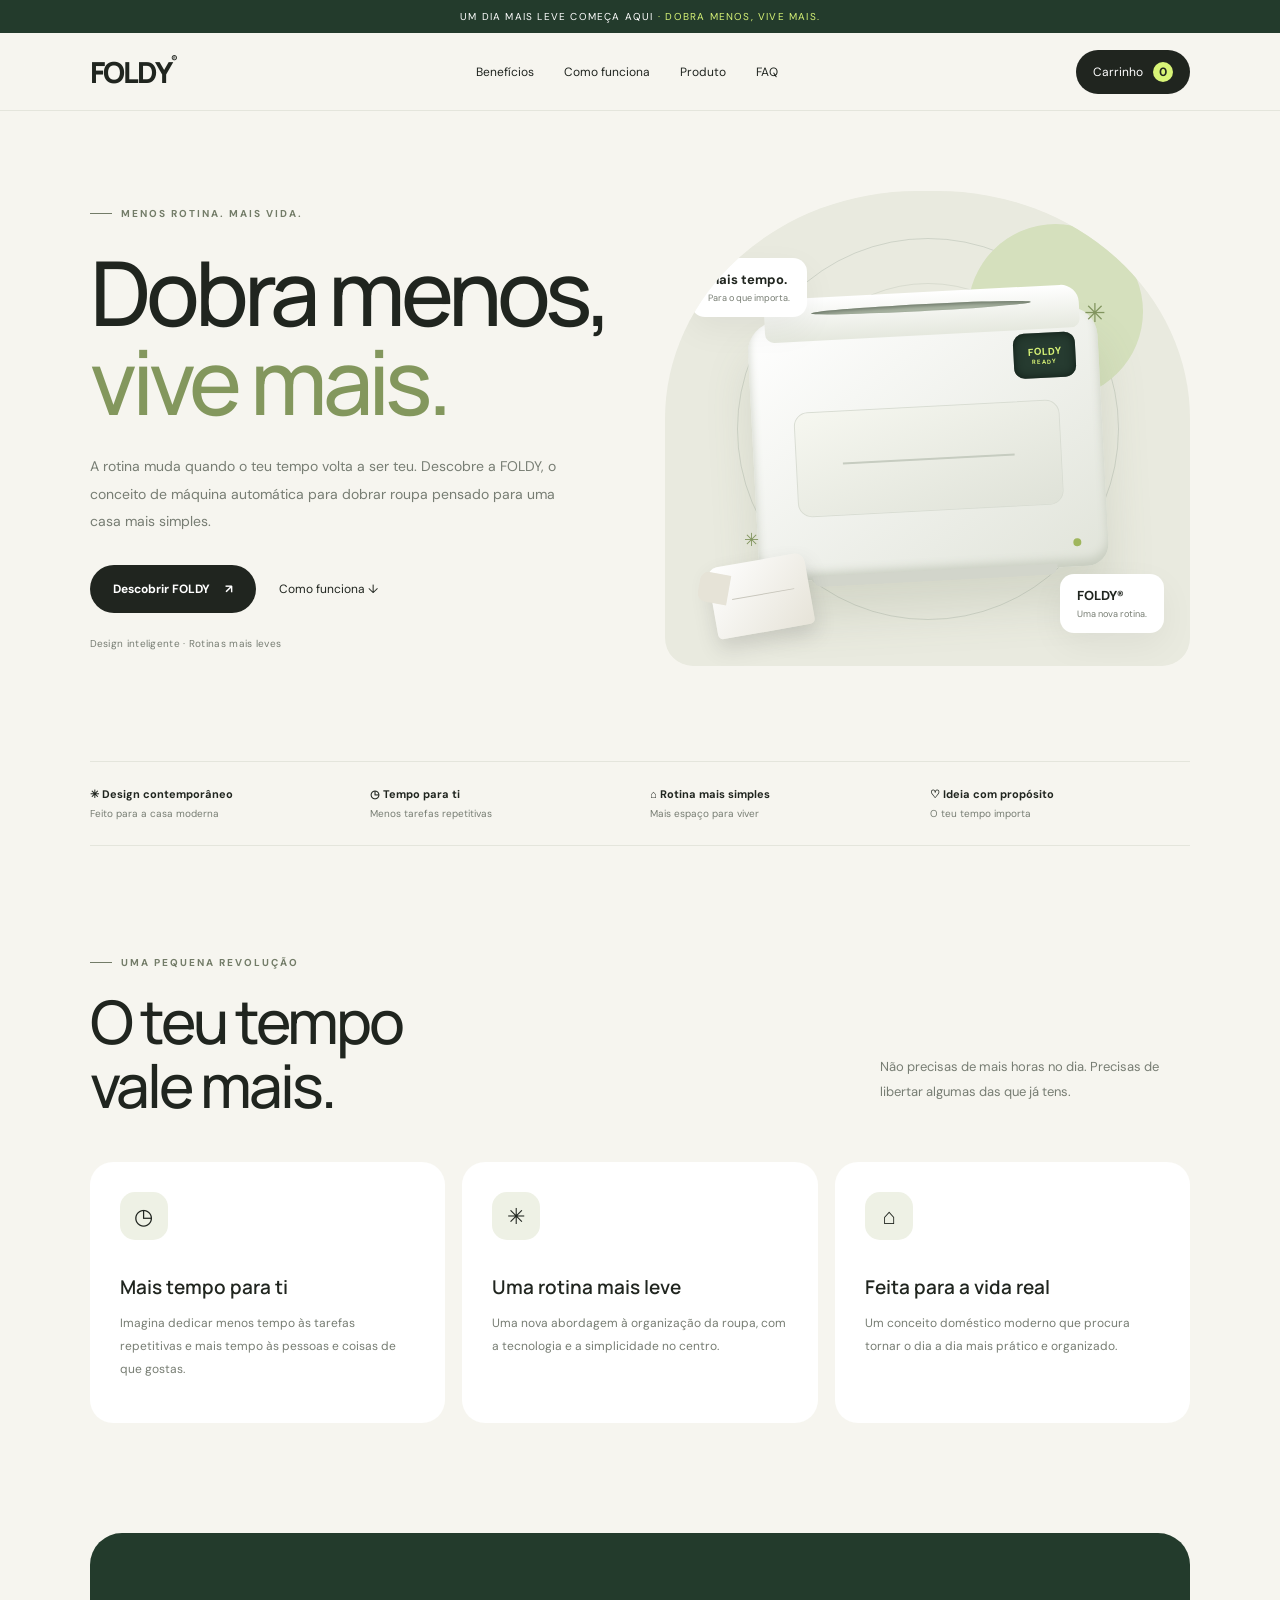
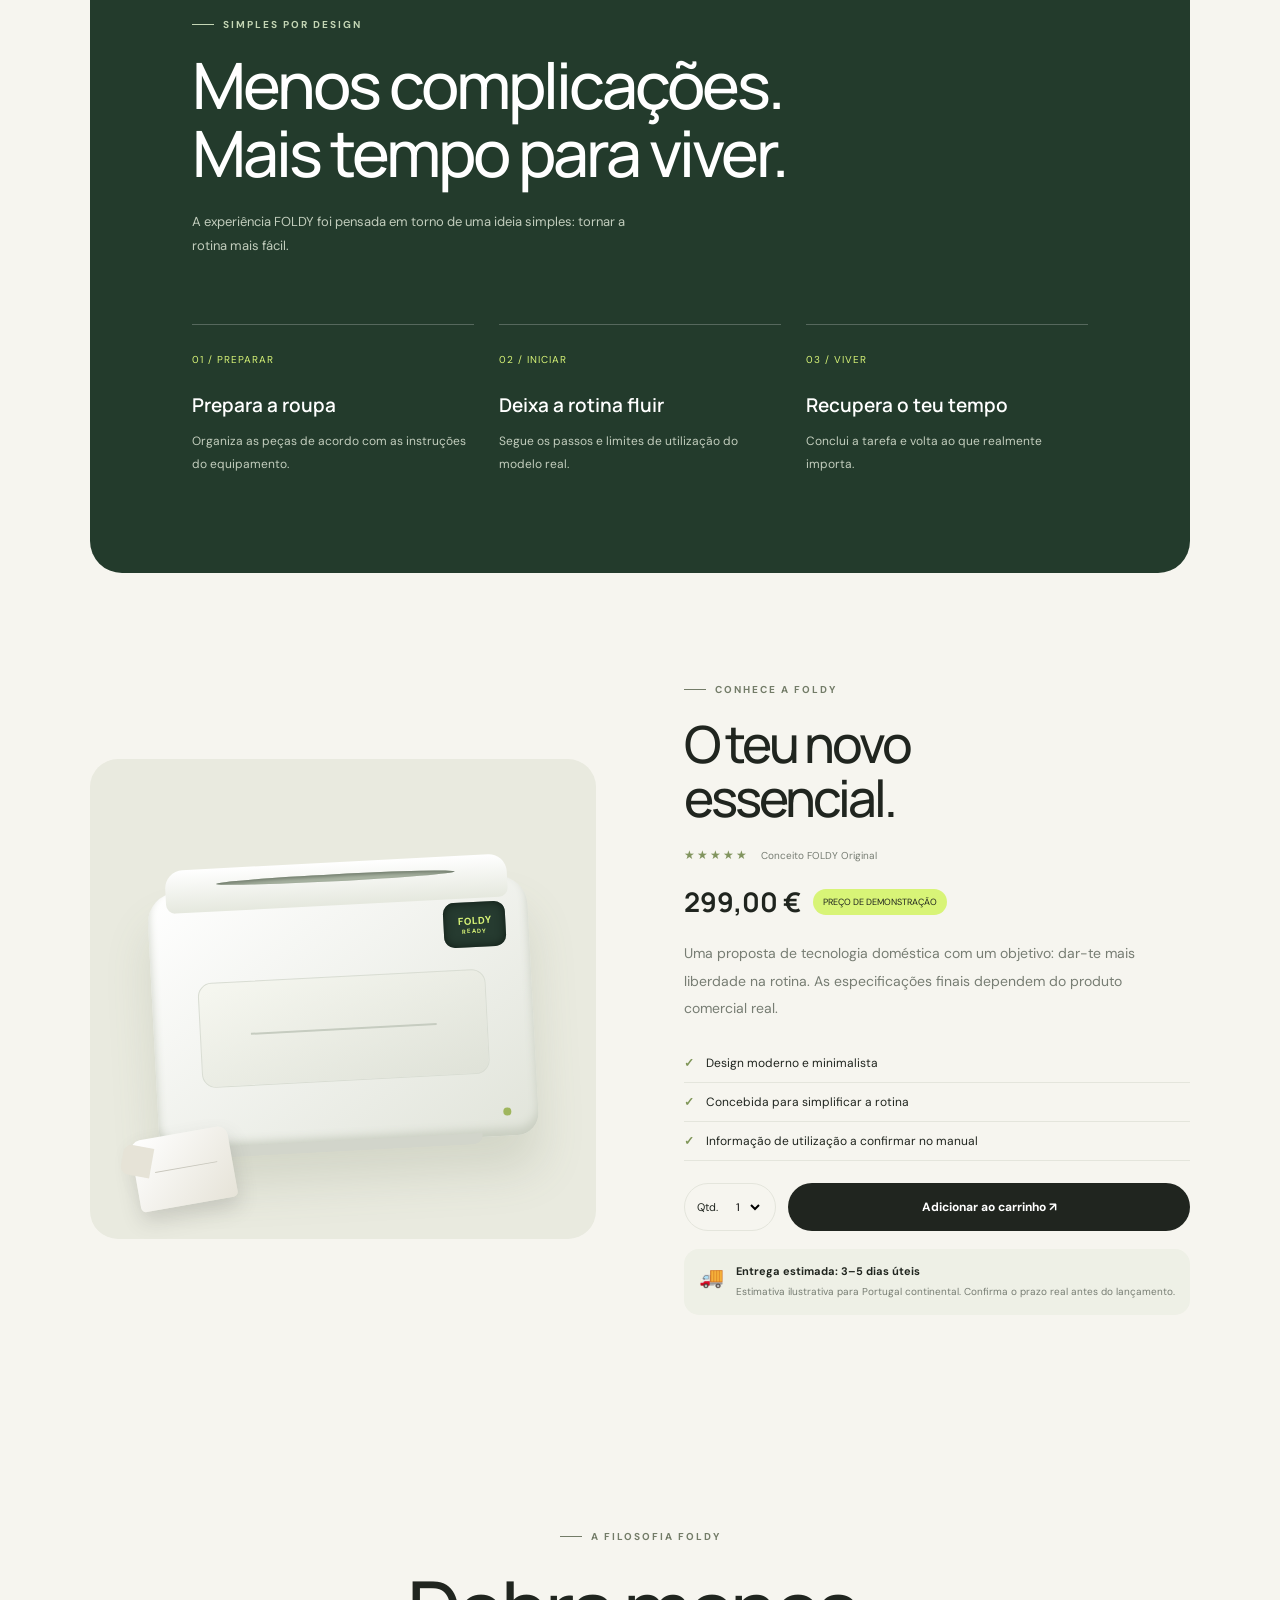
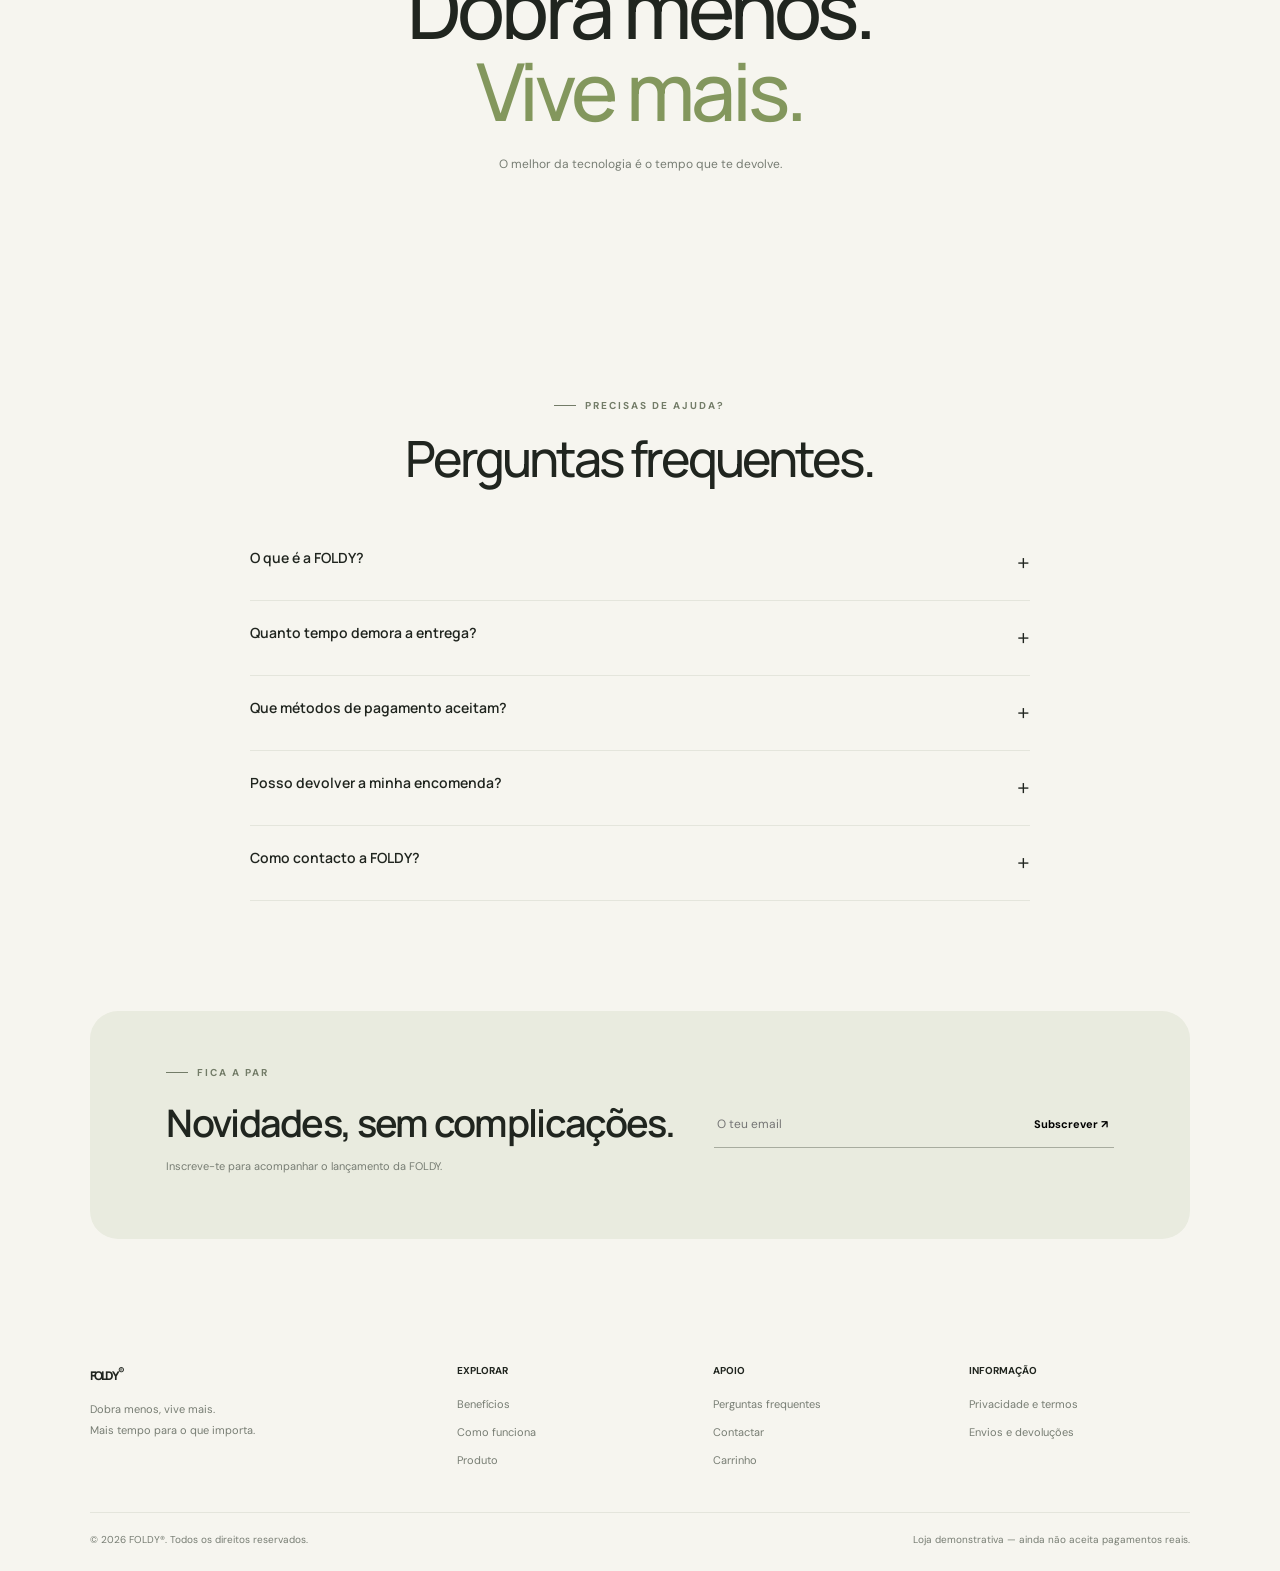
<file: index.html>
<!doctype html>
<html lang="pt-PT">
<head>
<meta charset="utf-8"><meta name="viewport" content="width=device-width,initial-scale=1">
<meta name="theme-color" content="#f6f5ef">
<meta name="description" content="FOLDY — Dobra menos, vive mais. Conhece a nova forma de simplificar a rotina.">
<title>FOLDY® — Dobra menos, vive mais.</title><link rel="stylesheet" href="style.css">
</head><body>
<div class="announcement">UM DIA MAIS LEVE COMEÇA AQUI <span>· DOBRA MENOS, VIVE MAIS.</span></div>
<header class="header"><a class="logo" href="index.html">FOLDY<span>®</span></a><button class="menu-button" aria-label="Abrir menu" onclick="document.querySelector('.nav').classList.toggle('nav-open')">☰</button><nav class="nav"><a href="#beneficios">Benefícios</a><a href="#como-funciona">Como funciona</a><a href="#produto">Produto</a><a href="#faq">FAQ</a></nav><a class="cart-link" href="cart.html">Carrinho <span class="cart-count">0</span></a></header>
<main>
<section class="hero wrap">
 <div class="hero-copy reveal"><div class="eyebrow"><i></i> MENOS ROTINA. MAIS VIDA.</div><h1>Dobra menos,<br><em>vive mais.</em></h1><p>A rotina muda quando o teu tempo volta a ser teu. Descobre a FOLDY, o conceito de máquina automática para dobrar roupa pensado para uma casa mais simples.</p><div class="hero-buttons"><a class="button dark" href="#produto">Descobrir FOLDY <span>↗</span></a><a class="text-link" href="#como-funciona">Como funciona ↓</a></div><div class="microcopy">Design inteligente · Rotinas mais leves</div></div>
 <div class="hero-art reveal" aria-label="Ilustração decorativa do conceito FOLDY"><div class="orb"></div><div class="floating-note note-one"><b>Mais tempo.</b><small>Para o que importa.</small></div><div class="device"><div class="device-lid"><div class="slot"></div></div><div class="screen">FOLDY<small>READY</small></div><div class="device-panel"><span></span></div><div class="device-light"></div><div class="device-foot"></div></div><div class="shirt"></div><div class="floating-note note-two"><b>FOLDY®</b><small>Uma nova rotina.</small></div><span class="spark spark-a">✳</span><span class="spark spark-b">✳</span></div>
</section>
<div class="trust wrap"><div><b>✳ Design contemporâneo</b><small>Feito para a casa moderna</small></div><div><b>◷ Tempo para ti</b><small>Menos tarefas repetitivas</small></div><div><b>⌂ Rotina mais simples</b><small>Mais espaço para viver</small></div><div><b>♡ Ideia com propósito</b><small>O teu tempo importa</small></div></div>
<section class="section wrap" id="beneficios"><div class="section-heading reveal"><div><div class="eyebrow"><i></i> UMA PEQUENA REVOLUÇÃO</div><h2>O teu tempo<br>vale mais.</h2></div><p>Não precisas de mais horas no dia. Precisas de libertar algumas das que já tens.</p></div><div class="cards three"><article class="feature reveal"><div class="feature-icon">◷</div><h3>Mais tempo para ti</h3><p>Imagina dedicar menos tempo às tarefas repetitivas e mais tempo às pessoas e coisas de que gostas.</p></article><article class="feature reveal"><div class="feature-icon">✳</div><h3>Uma rotina mais leve</h3><p>Uma nova abordagem à organização da roupa, com a tecnologia e a simplicidade no centro.</p></article><article class="feature reveal"><div class="feature-icon">⌂</div><h3>Feita para a vida real</h3><p>Um conceito doméstico moderno que procura tornar o dia a dia mais prático e organizado.</p></article></div></section>
<section class="dark-panel wrap reveal" id="como-funciona"><div class="eyebrow"><i></i> SIMPLES POR DESIGN</div><h2>Menos complicações.<br>Mais tempo para viver.</h2><p class="dark-intro">A experiência FOLDY foi pensada em torno de uma ideia simples: tornar a rotina mais fácil.</p><div class="steps"><article><small>01 / PREPARAR</small><h3>Prepara a roupa</h3><p>Organiza as peças de acordo com as instruções do equipamento.</p></article><article><small>02 / INICIAR</small><h3>Deixa a rotina fluir</h3><p>Segue os passos e limites de utilização do modelo real.</p></article><article><small>03 / VIVER</small><h3>Recupera o teu tempo</h3><p>Conclui a tarefa e volta ao que realmente importa.</p></article></div></section>
<section class="section product wrap" id="produto"><div class="product-art reveal"><div class="device"><div class="device-lid"><div class="slot"></div></div><div class="screen">FOLDY<small>READY</small></div><div class="device-panel"><span></span></div><div class="device-light"></div><div class="device-foot"></div></div><div class="shirt"></div></div><div class="product-copy reveal"><div class="eyebrow"><i></i> CONHECE A FOLDY</div><h2>O teu novo<br>essencial.</h2><div class="rating">★★★★★ <span>Conceito FOLDY Original</span></div><div class="price-row"><strong>299,00 €</strong><span class="pill">PREÇO DE DEMONSTRAÇÃO</span></div><p>Uma proposta de tecnologia doméstica com um objetivo: dar-te mais liberdade na rotina. As especificações finais dependem do produto comercial real.</p><ul class="ticks"><li>Design moderno e minimalista</li><li>Concebida para simplificar a rotina</li><li>Informação de utilização a confirmar no manual</li></ul><div class="buy-row"><label class="quantity">Qtd. <select id="product-qty"><option>1</option><option>2</option><option>3</option><option>4</option></select></label><button class="button dark" id="add-cart">Adicionar ao carrinho ↗</button></div><div class="delivery-box"><span>🚚</span><div><b>Entrega estimada: 3–5 dias úteis</b><small>Estimativa ilustrativa para Portugal continental. Confirma o prazo real antes do lançamento.</small></div></div></div></section>
<section class="manifesto reveal"><div class="eyebrow"><i></i> A FILOSOFIA FOLDY</div><h2>Dobra menos.<br><em>Vive mais.</em></h2><p>O melhor da tecnologia é o tempo que te devolve.</p></section>
<section class="section wrap" id="faq"><div class="center-heading reveal"><div class="eyebrow"><i></i> PRECISAS DE AJUDA?</div><h2>Perguntas frequentes.</h2></div><div class="faq reveal"><details><summary>O que é a FOLDY?</summary><p>É o conceito de uma máquina automática para dobrar roupa. As funções, os tipos de roupa compatíveis e as especificações têm de ser confirmados para o modelo comercial final.</p></details><details><summary>Quanto tempo demora a entrega?</summary><p>O site usa uma estimativa de demonstração de 3–5 dias úteis para Portugal continental. O prazo real depende do stock, do destino, do transportador e da operação logística.</p></details><details><summary>Que métodos de pagamento aceitam?</summary><p>O checkout de demonstração permite selecionar MB WAY ou cartão. Para cobrar pagamentos reais, é necessário configurar um prestador de pagamentos e validar a conta da loja.</p></details><details><summary>Posso devolver a minha encomenda?</summary><p>Antes de vender, publica uma política de devoluções, condições de garantia e informações legais adequadas à tua empresa e à legislação aplicável.</p></details><details><summary>Como contacto a FOLDY?</summary><p>Substitui o contacto de demonstração pelo email oficial da marca antes de publicar a loja.</p></details></div></section>
<section class="newsletter wrap reveal"><div><div class="eyebrow"><i></i> FICA A PAR</div><h2>Novidades, sem complicações.</h2><p>Inscreve-te para acompanhar o lançamento da FOLDY.</p></div><form id="newsletter"><input type="email" placeholder="O teu email" required aria-label="O teu email"><button type="submit">Subscrever ↗</button></form></section>
</main>
<footer class="footer"><div class="footer-main"><div><a class="logo" href="index.html">FOLDY<span>®</span></a><p>Dobra menos, vive mais.<br>Mais tempo para o que importa.</p></div><div><b>EXPLORAR</b><a href="#beneficios">Benefícios</a><a href="#como-funciona">Como funciona</a><a href="#produto">Produto</a></div><div><b>APOIO</b><a href="#faq">Perguntas frequentes</a><a href="mailto:ola@foldy.pt">Contactar</a><a href="cart.html">Carrinho</a></div><div><b>INFORMAÇÃO</b><a href="legal.html">Privacidade e termos</a><a href="legal.html">Envios e devoluções</a></div></div><div class="footer-bottom"><span>© <span id="year"></span> FOLDY®. Todos os direitos reservados.</span><span>Loja demonstrativa — ainda não aceita pagamentos reais.</span></div></footer>
<div class="toast" role="status" aria-live="polite"></div><script src="app.js"></script>
</body></html>
</file>
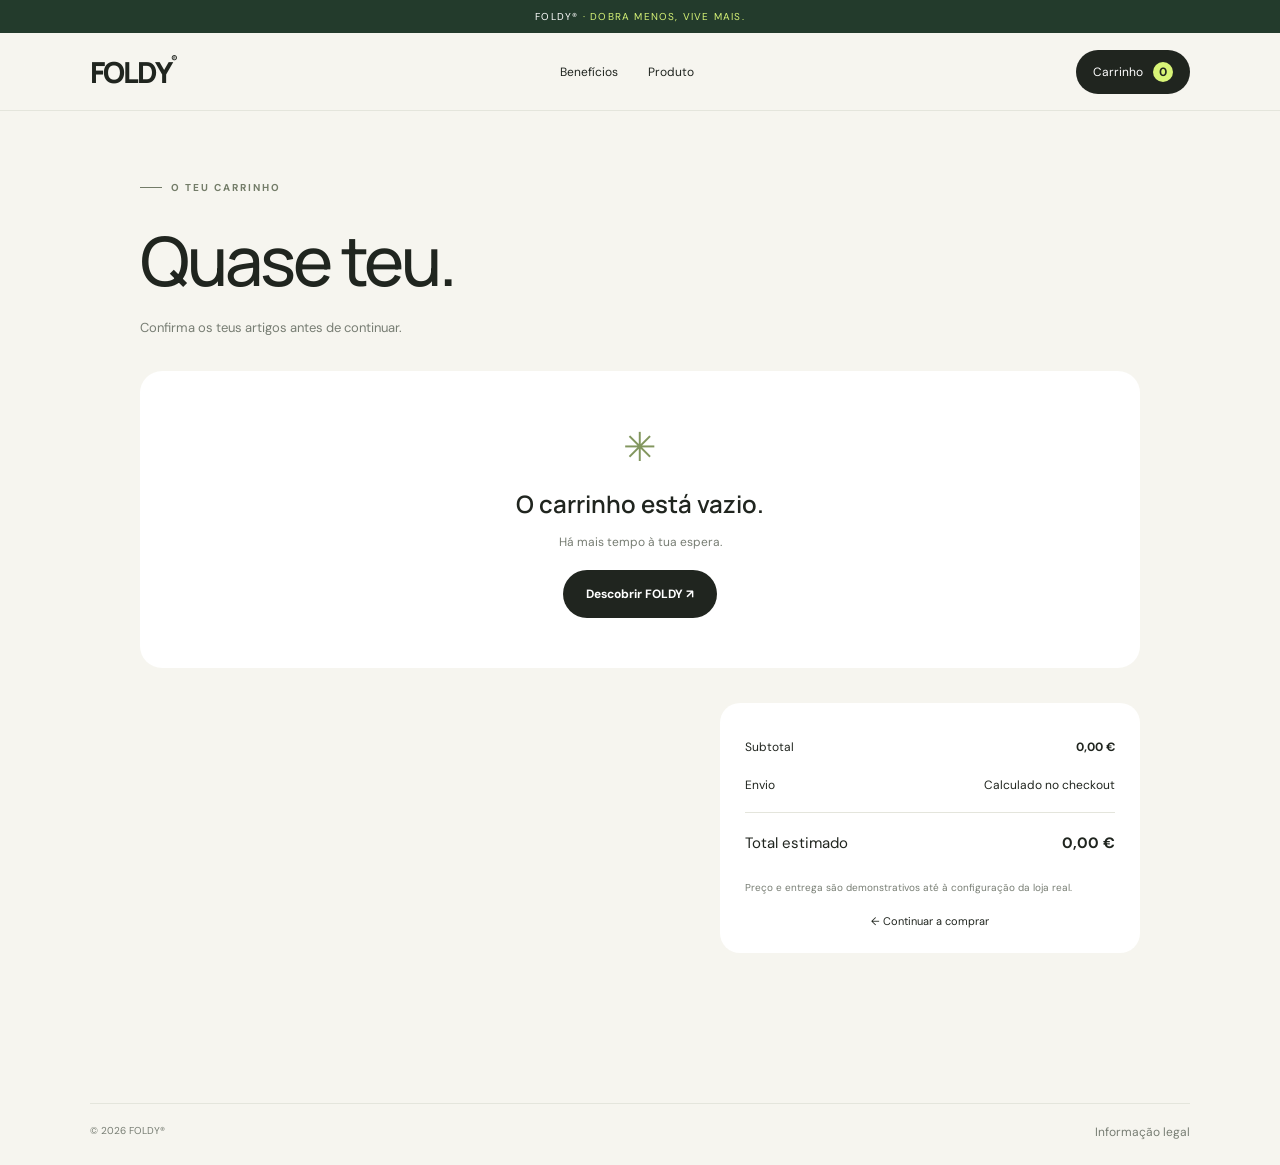
<file: cart.html>
<!doctype html><html lang="pt-PT"><head><meta charset="utf-8"><meta name="viewport" content="width=device-width,initial-scale=1"><title>Carrinho | FOLDY</title><link rel="stylesheet" href="style.css"></head><body><div class="announcement">FOLDY® <span>· DOBRA MENOS, VIVE MAIS.</span></div><header class="header"><a class="logo" href="index.html">FOLDY<span>®</span></a><nav class="nav nav-open"><a href="index.html#beneficios">Benefícios</a><a href="index.html#produto">Produto</a></nav><a class="cart-link" href="cart.html">Carrinho <span class="cart-count">0</span></a></header><main class="checkout-wrap"><div class="eyebrow"><i></i> O TEU CARRINHO</div><h1 class="page-title">Quase teu.</h1><p class="page-subtitle">Confirma os teus artigos antes de continuar.</p><div id="cart-page-items" class="cart-page-items"></div><div class="cart-summary"><div class="summary-line"><span>Subtotal</span><b id="cart-subtotal">0,00 €</b></div><div class="summary-line"><span>Envio</span><span>Calculado no checkout</span></div><div class="summary-line total"><span>Total estimado</span><b id="cart-total">0,00 €</b></div><p class="fine-print">Preço e entrega são demonstrativos até à configuração da loja real.</p><a class="button dark full" href="checkout.html" id="continue-checkout">Continuar para checkout →</a><a class="back-link" href="index.html#produto">← Continuar a comprar</a></div></main><footer class="footer"><div class="footer-bottom"><span>© <span id="year"></span> FOLDY®</span><a href="legal.html">Informação legal</a></div></footer><div class="toast" role="status"></div><script src="app.js"></script></body></html>
</file>
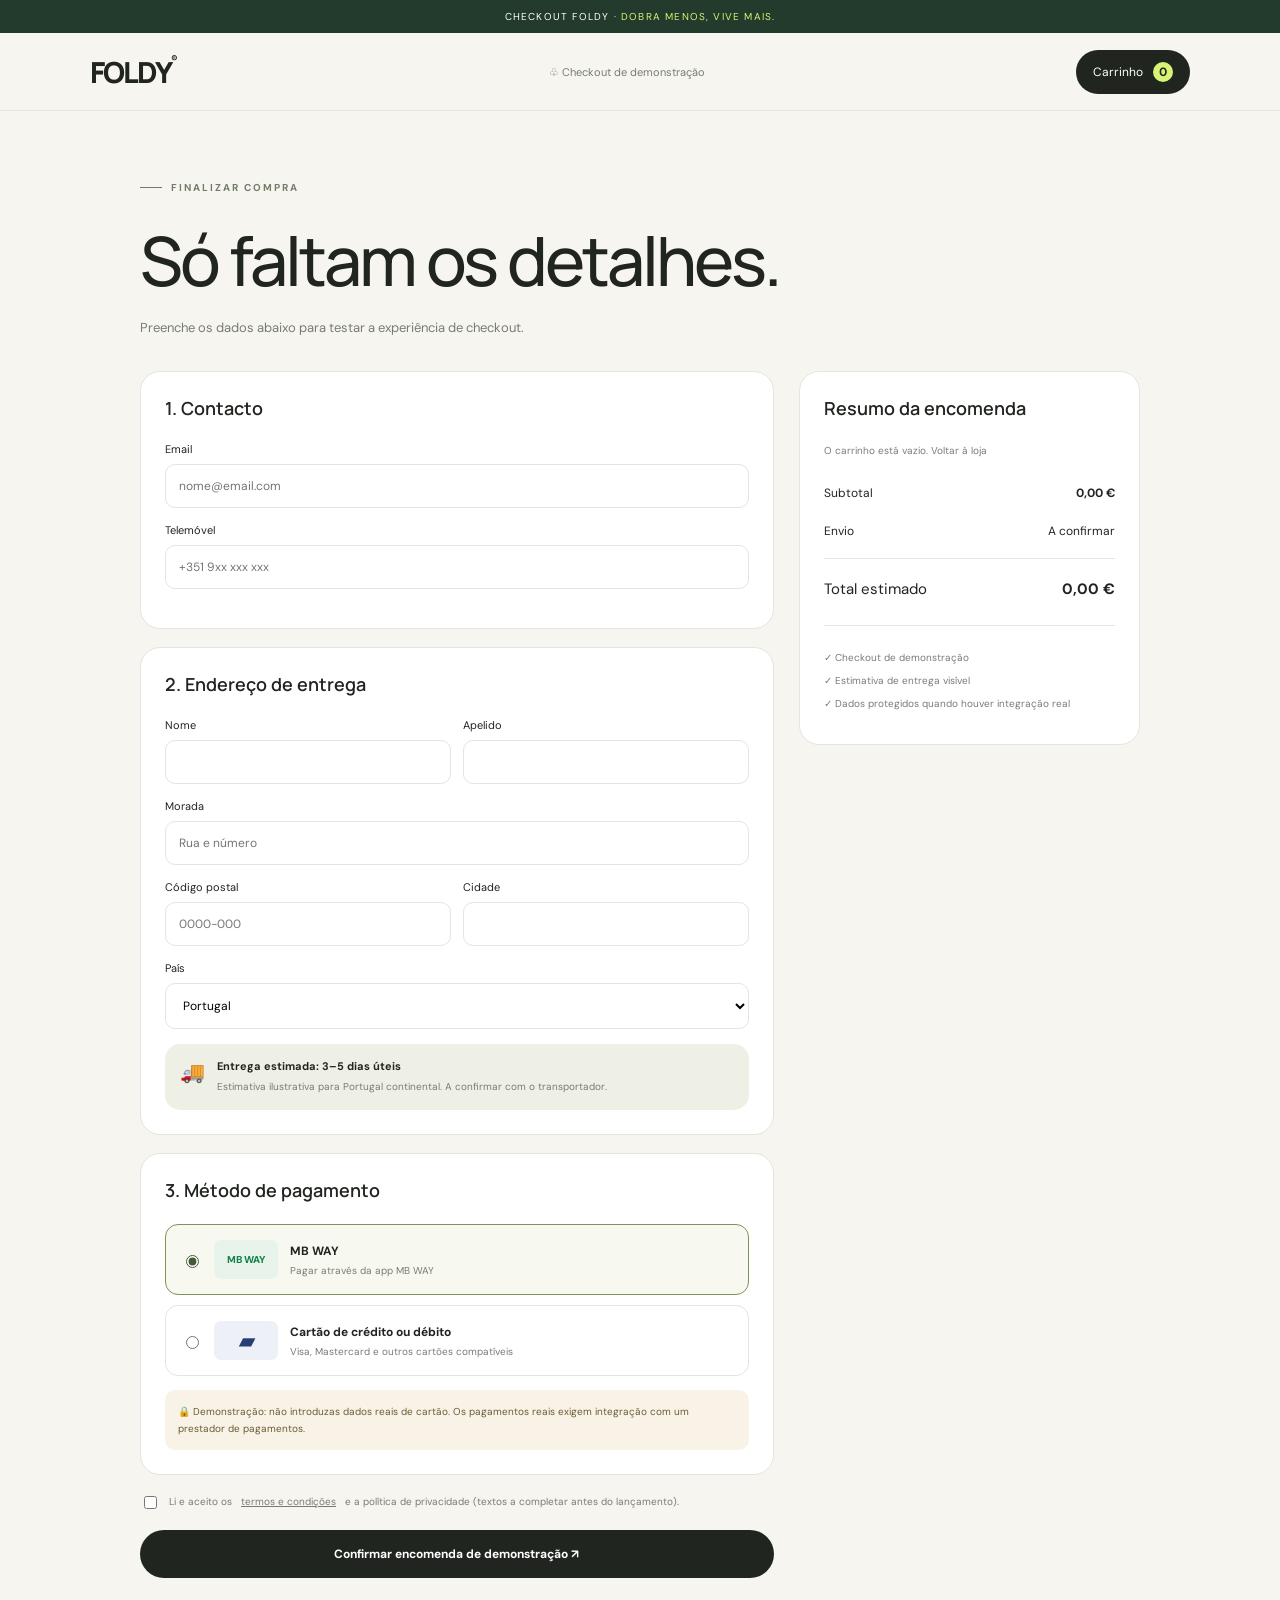
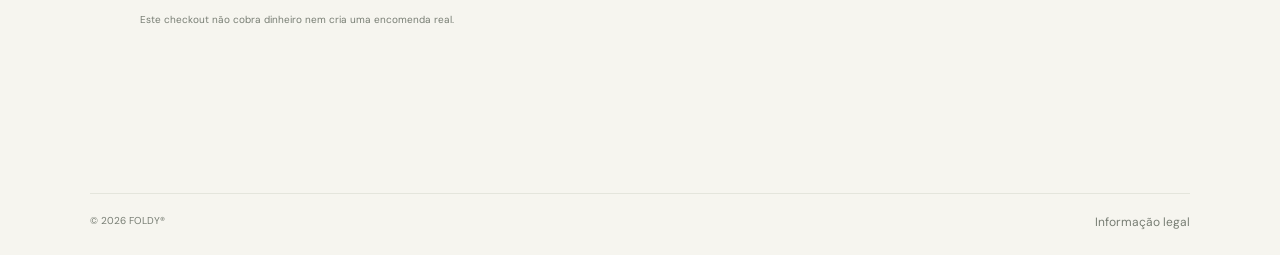
<file: checkout.html>
<!doctype html><html lang="pt-PT"><head><meta charset="utf-8"><meta name="viewport" content="width=device-width,initial-scale=1"><title>Checkout seguro | FOLDY</title><link rel="stylesheet" href="style.css"></head><body><div class="announcement">CHECKOUT FOLDY <span>· DOBRA MENOS, VIVE MAIS.</span></div><header class="header"><a class="logo" href="index.html">FOLDY<span>®</span></a><span class="secure-note">♧ Checkout de demonstração</span><a class="cart-link" href="cart.html">Carrinho <span class="cart-count">0</span></a></header><main class="checkout-wrap"><div class="eyebrow"><i></i> FINALIZAR COMPRA</div><h1 class="page-title">Só faltam os detalhes.</h1><p class="page-subtitle">Preenche os dados abaixo para testar a experiência de checkout.</p><div class="checkout-layout"><form id="checkout-form" class="checkout-form"><section class="form-card"><h2>1. Contacto</h2><label>Email<input type="email" name="email" placeholder="nome@email.com" required></label><label>Telemóvel<input type="tel" name="phone" placeholder="+351 9xx xxx xxx" required></label></section><section class="form-card"><h2>2. Endereço de entrega</h2><div class="form-grid"><label>Nome<input name="name" autocomplete="name" required></label><label>Apelido<input name="surname" autocomplete="family-name" required></label></div><label>Morada<input name="address" autocomplete="street-address" placeholder="Rua e número" required></label><div class="form-grid"><label>Código postal<input name="postcode" autocomplete="postal-code" placeholder="0000-000" required></label><label>Cidade<input name="city" autocomplete="address-level2" required></label></div><label>País<select name="country"><option>Portugal</option></select></label><div class="delivery-estimate"><span>🚚</span><div><b>Entrega estimada: 3–5 dias úteis</b><small>Estimativa ilustrativa para Portugal continental. A confirmar com o transportador.</small></div></div></section><section class="form-card"><h2>3. Método de pagamento</h2><label class="payment-option"><input type="radio" name="payment" value="mbway" checked><span class="payment-logo mbway">MB WAY</span><span><b>MB WAY</b><small>Pagar através da app MB WAY</small></span></label><label class="payment-option"><input type="radio" name="payment" value="card"><span class="payment-logo card-logo">▰</span><span><b>Cartão de crédito ou débito</b><small>Visa, Mastercard e outros cartões compatíveis</small></span></label><div class="payment-warning">🔒 Demonstração: não introduzas dados reais de cartão. Os pagamentos reais exigem integração com um prestador de pagamentos.</div></section><label class="terms-check"><input type="checkbox" id="terms" required> Li e aceito os <a href="legal.html">termos e condições</a> e a política de privacidade (textos a completar antes do lançamento).</label><button class="button dark full" type="submit">Confirmar encomenda de demonstração ↗</button><p class="fine-print">Este checkout não cobra dinheiro nem cria uma encomenda real.</p></form><aside class="order-card"><h2>Resumo da encomenda</h2><div id="checkout-items"></div><div class="summary-line"><span>Subtotal</span><b id="checkout-subtotal">0,00 €</b></div><div class="summary-line"><span>Envio</span><span>A confirmar</span></div><div class="summary-line total"><span>Total estimado</span><b id="checkout-total">0,00 €</b></div><div class="order-perks"><p>✓ Checkout de demonstração</p><p>✓ Estimativa de entrega visível</p><p>✓ Dados protegidos quando houver integração real</p></div></aside></div></main><footer class="footer"><div class="footer-bottom"><span>© <span id="year"></span> FOLDY®</span><a href="legal.html">Informação legal</a></div></footer><script src="app.js"></script></body></html>
</file>
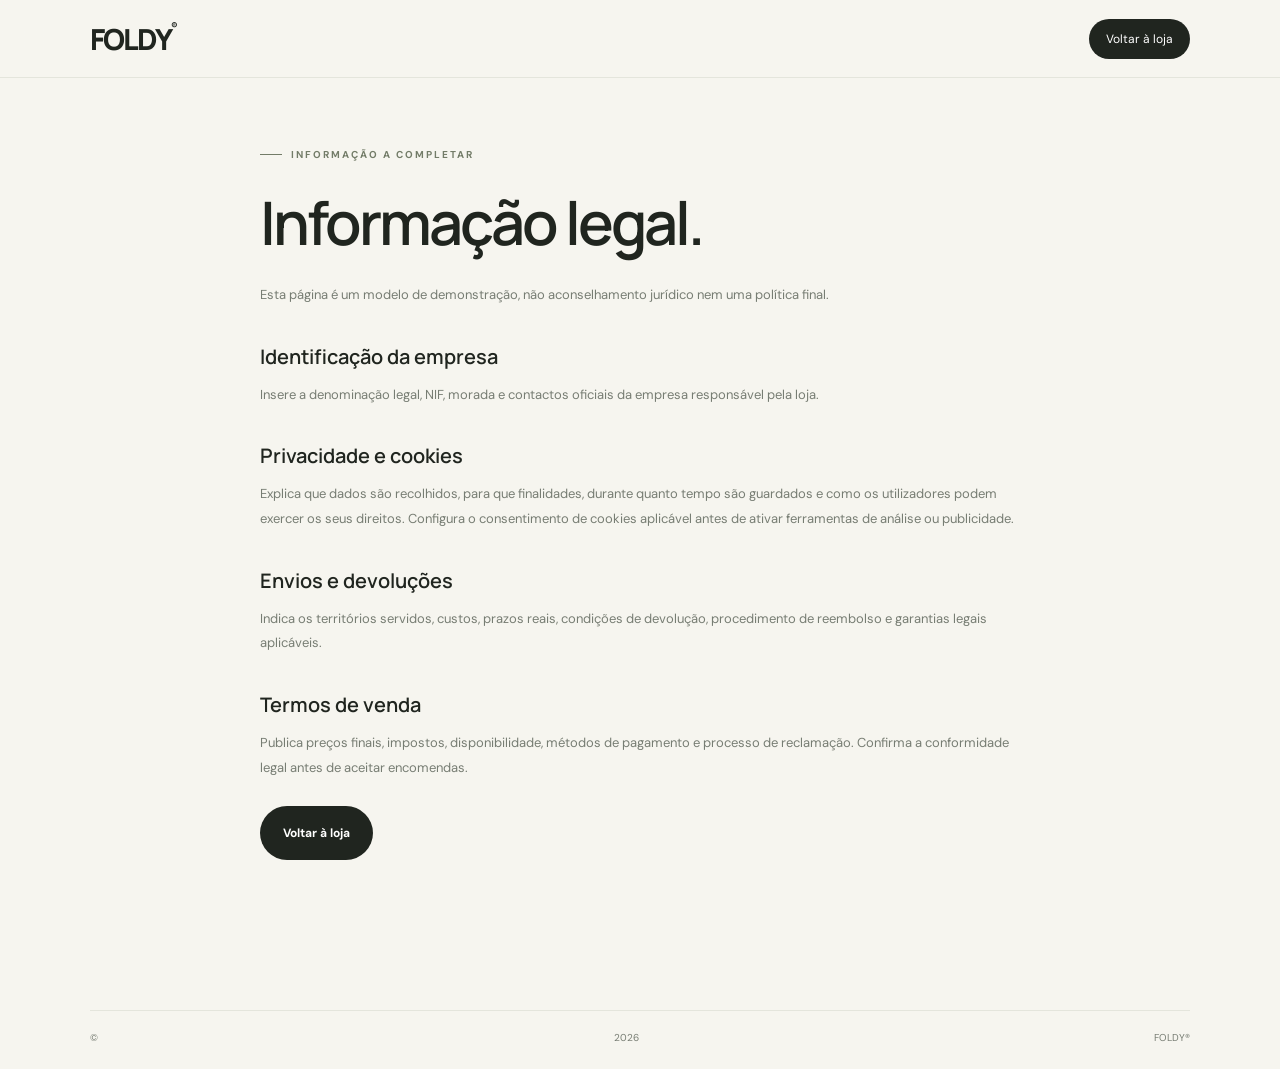
<file: legal.html>
<!doctype html><html lang="pt-PT"><head><meta charset="utf-8"><meta name="viewport" content="width=device-width,initial-scale=1"><title>Informação legal | FOLDY</title><link rel="stylesheet" href="style.css"></head><body><header class="header"><a class="logo" href="index.html">FOLDY<span>®</span></a><a class="cart-link" href="index.html">Voltar à loja</a></header><main class="legal-page"><div class="eyebrow"><i></i> INFORMAÇÃO A COMPLETAR</div><h1>Informação legal.</h1><p>Esta página é um modelo de demonstração, não aconselhamento jurídico nem uma política final.</p><h2>Identificação da empresa</h2><p>Insere a denominação legal, NIF, morada e contactos oficiais da empresa responsável pela loja.</p><h2>Privacidade e cookies</h2><p>Explica que dados são recolhidos, para que finalidades, durante quanto tempo são guardados e como os utilizadores podem exercer os seus direitos. Configura o consentimento de cookies aplicável antes de ativar ferramentas de análise ou publicidade.</p><h2>Envios e devoluções</h2><p>Indica os territórios servidos, custos, prazos reais, condições de devolução, procedimento de reembolso e garantias legais aplicáveis.</p><h2>Termos de venda</h2><p>Publica preços finais, impostos, disponibilidade, métodos de pagamento e processo de reclamação. Confirma a conformidade legal antes de aceitar encomendas.</p><p><a class="button dark" href="index.html">Voltar à loja</a></p></main><footer class="footer"><div class="footer-bottom">© <span id="year"></span> FOLDY®</div></footer><script src="app.js"></script></body></html>
</file>
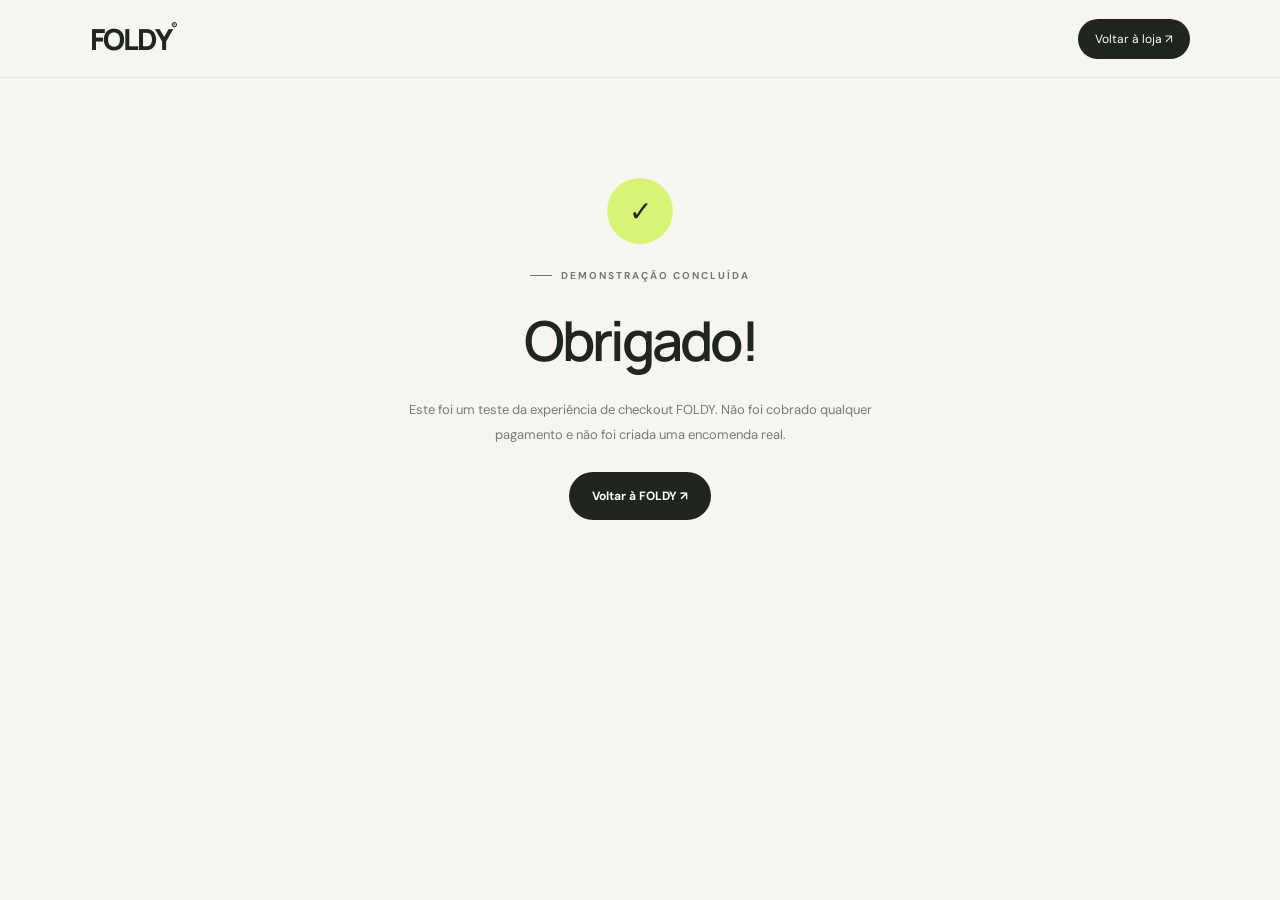
<file: success.html>
<!doctype html><html lang="pt-PT"><head><meta charset="utf-8"><meta name="viewport" content="width=device-width,initial-scale=1"><title>Obrigado | FOLDY</title><link rel="stylesheet" href="style.css"></head><body><header class="header"><a class="logo" href="index.html">FOLDY<span>®</span></a><a class="cart-link" href="index.html">Voltar à loja ↗</a></header><main class="success-page"><div class="success-icon">✓</div><div class="eyebrow"><i></i> DEMONSTRAÇÃO CONCLUÍDA</div><h1>Obrigado!</h1><p>Este foi um teste da experiência de checkout FOLDY. Não foi cobrado qualquer pagamento e não foi criada uma encomenda real.</p><a class="button dark" href="index.html">Voltar à FOLDY ↗</a></main><script src="app.js"></script></body></html>
</file>
<file: style.css>
@import url('https://fonts.googleapis.com/css2?family=DM+Sans:wght@400;500;600;700&family=Manrope:wght@400;500;600;700;800&display=swap');
:root{--bg:#f6f5ef;--ink:#20251f;--muted:#777d73;--green:#d8f477;--forest:#233b2c;--line:#e4e5dc;--white:#fff;--display:'Manrope',sans-serif;--body:'DM Sans',sans-serif}
*{box-sizing:border-box}html{scroll-behavior:smooth;scroll-padding-top:100px}body{margin:0;background:var(--bg);color:var(--ink);font-family:var(--body);overflow-x:hidden}a{color:inherit;text-decoration:none}button,input,select{font:inherit}button,a{ -webkit-tap-highlight-color:transparent}button{cursor:pointer}::selection{background:var(--green)}.announcement{text-align:center;padding:10px 12px;background:var(--forest);color:white;font-size:10px;letter-spacing:1.2px}.announcement span{color:var(--green)}.header{height:78px;padding:0 7%;display:flex;align-items:center;justify-content:space-between;gap:25px;position:sticky;top:0;z-index:20;background:#f6f5efeF;backdrop-filter:blur(18px);border-bottom:1px solid var(--line)}.logo{font:800 29px var(--display);letter-spacing:-2px}.logo span{font-size:10px;vertical-align:top;letter-spacing:0}.nav{display:flex;align-items:center;gap:30px}.nav a,.footer a{font-size:12px;transition:opacity .2s}.nav a:hover,.footer a:hover{opacity:.55}.cart-link{border-radius:100px;background:var(--ink);color:white;padding:12px 17px;font-size:12px;white-space:nowrap}.cart-count{display:inline-grid;place-items:center;min-width:20px;height:20px;margin-left:7px;border-radius:50%;background:var(--green);color:var(--ink);font-weight:700}.menu-button{display:none;border:0;background:none;font-size:22px}.wrap{width:min(1200px,86%);margin-inline:auto}.hero{min-height:650px;display:grid;grid-template-columns:1fr 1fr;align-items:center;gap:50px;padding-top:55px;padding-bottom:70px}.eyebrow{display:flex;align-items:center;gap:9px;font-size:10px;letter-spacing:2px;font-weight:700;color:#737c68}.eyebrow i{width:22px;height:1px;background:currentColor;display:inline-block}.hero h1{font:500 clamp(54px,7vw,92px)/.99 var(--display);letter-spacing:-5px;margin:28px 0}.hero h1 em,.manifesto h2 em{font-style:normal;color:#83975d}.hero-copy>p,.product-copy>p{max-width:470px;color:var(--muted);font-size:14px;line-height:1.95}.hero-buttons{display:flex;align-items:center;gap:23px;margin-top:30px}.button{border:0;border-radius:100px;padding:16px 23px;display:inline-flex;align-items:center;justify-content:center;gap:15px;font-size:12px;font-weight:700;transition:transform .25s,background .25s}.button:hover{transform:translateY(-3px)}.dark{background:var(--ink);color:white}.dark:hover{background:var(--forest)}.text-link{font-size:12px}.microcopy{margin-top:24px;color:var(--muted);font-size:10px;letter-spacing:.3px}.hero-art,.product-art{position:relative;min-height:475px;display:grid;place-items:center;overflow:hidden;border-radius:48% 48% 28px 28px;background:#e9eadf;isolation:isolate}.hero-art:before{content:"";position:absolute;width:380px;height:380px;border:1px solid #233b2c22;border-radius:50%;animation:spin 35s linear infinite}.hero-art:after{content:"";position:absolute;width:290px;height:290px;border:1px solid #233b2c16;border-radius:50%}.orb{position:absolute;width:175px;height:175px;border-radius:50%;background:#d5e0bd;right:9%;top:7%}.device{width:min(72%,350px);height:260px;position:relative;z-index:2;border-radius:30px 30px 22px 22px;background:linear-gradient(145deg,#fff,#e1e4da);box-shadow:0 35px 45px #6b745b2b,inset 0 -7px 10px #c9cec1;transform:translateY(15px) rotate(-3deg);animation:float 5s ease-in-out infinite}.device-lid{position:absolute;top:-22px;left:5%;width:90%;height:43px;border-radius:18px 18px 9px 9px;background:linear-gradient(#fff,#e5e8de)}.slot{position:absolute;top:12px;left:15%;width:70%;height:7px;border-radius:100%;background:#aeb9a7;box-shadow:inset 0 2px 4px #6b7667}.screen{position:absolute;right:23px;top:25px;width:62px;height:45px;border-radius:11px;background:#263b30;color:var(--green);display:grid;place-content:center;text-align:center;font-size:10px;font-weight:700;box-shadow:inset 0 0 10px #101c15}.screen small{display:block;font-size:6px;letter-spacing:1px}.device-panel{position:absolute;left:12%;top:92px;width:76%;height:105px;border-radius:14px;border:1px solid #d9ddd3;background:linear-gradient(160deg,#f6f7f0,#dfe2d8);display:grid;place-items:center}.device-panel span{width:65%;height:2px;background:#c6ccc0}.device-light{position:absolute;bottom:20px;right:27px;width:8px;height:8px;border-radius:50%;background:#9fb65d}.device-foot{position:absolute;bottom:-7px;left:15%;right:15%;height:11px;border-radius:0 0 9px 9px;background:#d2d5cb}.shirt{position:absolute;z-index:3;width:98px;height:72px;bottom:34px;left:9%;border-radius:10px 10px 5px 5px;background:linear-gradient(135deg,#fff,#e6e3d8);box-shadow:0 10px 20px #5553;transform:rotate(-10deg)}.shirt:before{content:"";position:absolute;width:30px;height:30px;left:-11px;top:5px;border-radius:8px 0 0 8px;background:#e6e3d7;transform:rotate(20deg)}.shirt:after{content:"";position:absolute;left:20px;right:15px;top:34px;height:1px;background:#c9c7bd}.floating-note{position:absolute;z-index:4;padding:13px 17px;border-radius:14px;background:white;box-shadow:0 12px 35px #0000000d;font-size:11px;animation:float 4.5s ease-in-out infinite}.floating-note b,.floating-note small{display:block}.floating-note b{font-size:13px;margin-bottom:4px}.floating-note small{color:var(--muted)}.note-one{top:14%;left:5%}.note-two{right:5%;bottom:7%;animation-delay:-2s}.spark{position:absolute;z-index:3;color:#81945e;font-size:26px}.spark-a{top:22%;right:16%}.spark-b{bottom:24%;left:15%;font-size:18px}.trust{display:grid;grid-template-columns:repeat(4,1fr);gap:20px;padding:25px 0;border-block:1px solid var(--line)}.trust div{display:flex;flex-direction:column;gap:6px}.trust b{font-size:11px}.trust small{font-size:10px;color:var(--muted)}.section{padding-top:110px;padding-bottom:110px}.section-heading{display:flex;align-items:end;justify-content:space-between;gap:30px;margin-bottom:45px}.section h2,.dark-panel h2,.product-copy h2,.center-heading h2{font:500 clamp(37px,5vw,60px)/1.07 var(--display);letter-spacing:-3px;margin:20px 0 0}.section-heading>p{max-width:310px;color:var(--muted);font-size:13px;line-height:1.9}.cards{display:grid;gap:17px}.three{grid-template-columns:repeat(3,1fr)}.feature{background:white;border-radius:23px;padding:30px;min-height:250px;transition:transform .35s,box-shadow .35s}.feature:hover{transform:translateY(-7px);box-shadow:0 20px 50px #00000009}.feature-icon{width:48px;height:48px;display:grid;place-items:center;border-radius:15px;background:#eef1e5;font-size:22px;margin-bottom:34px}.feature h3,.steps h3{font:600 19px var(--display);margin:0 0 12px}.feature p,.steps p{color:var(--muted);font-size:12px;line-height:1.9}.dark-panel{background:var(--forest);color:white;border-radius:32px;padding:85px 8%;overflow:hidden}.dark-panel .eyebrow{color:#c4d6b5}.dark-panel h2{font-size:clamp(40px,5vw,64px)}.dark-intro{color:#c2cdbd;font-size:13px;line-height:1.9;max-width:450px;margin-top:22px}.steps{display:grid;grid-template-columns:repeat(3,1fr);gap:25px;margin-top:65px}.steps article{border-top:1px solid #ffffff3b;padding-top:22px}.steps small{color:var(--green);font-size:10px;letter-spacing:1px}.steps h3{margin-top:24px}.steps p{color:#c2cdbd}.product{display:grid;grid-template-columns:1fr 1fr;gap:8%;align-items:center}.product-art{border-radius:28px;min-height:480px}.product-art .device{width:75%}.product-copy h2{font-size:clamp(40px,4vw,55px)}.rating{margin:22px 0 15px;color:#81945e;letter-spacing:2px;font-size:12px}.rating span{letter-spacing:0;color:var(--muted);margin-left:7px;font-size:10px}.price-row{display:flex;align-items:center;flex-wrap:wrap;gap:12px;margin:20px 0}.price-row strong{font:700 27px var(--display)}.pill{background:var(--green);border-radius:20px;padding:7px 10px;font-size:9px}.ticks{list-style:none;padding:0;margin:22px 0}.ticks li{padding:11px 0;border-bottom:1px solid var(--line);font-size:12px}.ticks li:before{content:"✓";color:#7f9557;font-weight:bold;margin-right:12px}.buy-row{display:flex;gap:12px;flex-wrap:wrap}.quantity{display:flex;align-items:center;gap:10px;border:1px solid var(--line);border-radius:100px;padding:0 12px;font-size:11px}.quantity select{border:0;background:transparent;padding:14px 4px;outline:0}.buy-row .button{flex:1}.delivery-box,.delivery-estimate{display:flex;gap:12px;align-items:flex-start;background:#eef0e6;border-radius:15px;padding:15px;margin-top:18px}.delivery-box>span,.delivery-estimate>span{font-size:20px}.delivery-box b,.delivery-box small,.delivery-estimate b,.delivery-estimate small{display:block}.delivery-box b,.delivery-estimate b{font-size:11px}.delivery-box small,.delivery-estimate small{font-size:10px;line-height:1.7;color:var(--muted);margin-top:5px}.manifesto{text-align:center;padding:105px 5%}.manifesto .eyebrow,.center-heading .eyebrow{justify-content:center}.manifesto h2{font:500 clamp(48px,7vw,80px)/1.02 var(--display);letter-spacing:-4px;margin:25px 0}.manifesto p{color:var(--muted);font-size:12px}.center-heading{text-align:center;margin-bottom:40px}.center-heading h2{font-size:clamp(35px,4vw,50px)}.faq{max-width:780px;margin:auto}.faq details{border-bottom:1px solid var(--line);padding:22px 0}.faq summary{list-style:none;cursor:pointer;display:flex;justify-content:space-between;gap:20px;font:600 14px var(--display)}.faq summary::-webkit-details-marker{display:none}.faq summary:after{content:"+";font-size:22px;font-weight:400}.faq details[open] summary:after{content:"−"}.faq details p{color:var(--muted);font-size:12px;line-height:1.9;padding-top:15px;max-width:650px}.newsletter{display:flex;align-items:center;justify-content:space-between;gap:35px;padding:55px 6%;background:#e9ebdf;border-radius:28px;margin-bottom:75px}.newsletter h2{font:600 clamp(25px,3vw,38px) var(--display);letter-spacing:-1.7px;margin:17px 0 8px}.newsletter p{font-size:11px;color:var(--muted)}.newsletter form{display:flex;width:min(400px,100%);border-bottom:1px solid #a8ac9f}.newsletter input{min-width:0;flex:1;border:0;outline:0;background:transparent;padding:15px 3px;font-size:12px}.newsletter button{border:0;background:transparent;font-size:11px;font-weight:700}.footer{padding:50px 7% 25px}.footer-main{display:grid;grid-template-columns:1.5fr 1fr 1fr 1fr;gap:35px;padding-bottom:45px}.footer-main>div:first-child p{font-size:11px;line-height:1.9;color:var(--muted);margin-top:14px}.footer-main>div:not(:first-child){display:flex;flex-direction:column;gap:14px;align-items:flex-start}.footer-main b{font-size:10px;margin-bottom:6px}.footer-main a:not(.logo){font-size:11px;color:var(--muted)}.footer-bottom{display:flex;justify-content:space-between;gap:15px;border-top:1px solid var(--line);padding-top:20px;font-size:10px;color:var(--muted)}.toast{position:fixed;bottom:22px;left:50%;transform:translate(-50%,20px);opacity:0;pointer-events:none;z-index:99;background:var(--forest);color:white;padding:14px 22px;border-radius:100px;font-size:12px;transition:.3s;max-width:90%;text-align:center}.toast.show{opacity:1;transform:translate(-50%,0)}.reveal{opacity:0;transform:translateY(22px);transition:opacity .7s ease,transform .7s ease}.reveal.visible{opacity:1;transform:none}
.checkout-wrap{width:min(1000px,88%);margin:70px auto 100px}.page-title{font:500 clamp(44px,6vw,68px) var(--display);letter-spacing:-3px;margin:20px 0 10px}.page-subtitle{color:var(--muted);font-size:13px;margin-bottom:35px}.cart-page-items{margin:35px 0}.cart-product{display:grid;grid-template-columns:115px 1fr auto;gap:22px;align-items:center;padding:22px 0;border-bottom:1px solid var(--line)}.cart-product-art{height:115px;border-radius:18px;background:#e8e9df;display:grid;place-items:center}.mini-device{width:48px;height:42px;border-radius:9px;background:linear-gradient(135deg,#fff,#dfe3d9);box-shadow:0 8px 15px #0002;display:grid;place-items:center;font:800 17px var(--display);color:#40543b}.cart-product-info h2{font:600 17px var(--display);margin:0 0 8px}.cart-product-info p{font-size:11px;color:var(--muted);line-height:1.6;margin:0 0 12px}.cart-product-info>strong{font-size:13px}.cart-product> b{font-size:13px}.cart-controls{display:flex;align-items:center;gap:13px;margin-top:12px}.cart-controls button{border:1px solid var(--line);background:transparent;border-radius:50%;width:26px;height:26px}.cart-controls span{font-size:12px}.cart-controls .remove-link{border:0;width:auto;border-radius:0;text-decoration:underline;color:var(--muted);font-size:11px;margin-left:7px}.cart-summary{max-width:420px;margin-left:auto;padding:25px;background:white;border-radius:20px}.summary-line{display:flex;justify-content:space-between;gap:15px;padding:11px 0;font-size:12px}.summary-line.total{border-top:1px solid var(--line);margin-top:8px;padding-top:20px;font-size:15px}.fine-print{font-size:10px;line-height:1.7;color:var(--muted);margin:15px 0}.full{width:100%}.back-link{display:block;text-align:center;font-size:11px;margin-top:18px}.empty-state{text-align:center;background:white;border-radius:22px;padding:50px 20px}.empty-symbol{font-size:40px;color:#82965e}.empty-state h2{font:600 24px var(--display);margin:14px 0}.empty-state p{font-size:12px;color:var(--muted);margin-bottom:20px}.checkout-layout{display:grid;grid-template-columns:1.3fr .7fr;align-items:start;gap:25px}.checkout-form{display:flex;flex-direction:column;gap:18px}.form-card,.order-card{background:white;border:1px solid var(--line);border-radius:20px;padding:24px}.form-card h2,.order-card h2{font:600 18px var(--display);margin:0 0 22px}.form-card>label:not(.payment-option):not(.terms-check),.form-grid label{display:flex;flex-direction:column;gap:8px;font-size:11px;margin-bottom:15px}.form-card input:not([type=radio]):not([type=checkbox]),.form-card select{width:100%;border:1px solid var(--line);background:#fff;border-radius:10px;padding:13px;font-size:12px;outline-color:#a2b77d}.form-grid{display:grid;grid-template-columns:1fr 1fr;gap:12px}.delivery-estimate{margin-top:8px}.payment-option{display:flex;align-items:center;gap:12px;padding:15px;border:1px solid var(--line);border-radius:13px;margin:10px 0;cursor:pointer}.payment-option:has(input:checked){border-color:#7c9455;background:#f7f9f1}.payment-option input{accent-color:#415c36}.payment-option>span:last-child{display:flex;flex-direction:column;gap:5px}.payment-option b{font-size:12px}.payment-option small{font-size:10px;color:var(--muted)}.payment-logo{width:64px;min-width:64px;height:39px;display:grid;place-items:center;border-radius:7px;font-weight:800;font-size:10px}.mbway{background:#e8f3eb;color:#168249}.card-logo{background:#edf0f6;color:#253f75;font-size:20px}.payment-warning{padding:13px;background:#f8f3e6;border-radius:10px;font-size:10px;line-height:1.7;color:#6c5b34;margin-top:14px}.terms-check{display:flex;align-items:flex-start;gap:9px;font-size:10px;line-height:1.7;color:var(--muted)}.terms-check input{margin-top:3px;accent-color:var(--forest)}.terms-check a{text-decoration:underline}.order-card{position:sticky;top:100px}.order-item{display:flex;align-items:center;gap:12px;padding-bottom:20px;margin-bottom:10px;border-bottom:1px solid var(--line)}.order-item .mini-device{width:54px;min-width:54px;height:54px}.order-item div:nth-child(2){flex:1;display:flex;flex-direction:column;gap:6px}.order-item b{font-size:11px}.order-item small{font-size:10px;color:var(--muted)}.order-item strong{font-size:11px}.order-perks{border-top:1px solid var(--line);margin-top:15px;padding-top:15px}.order-perks p{font-size:10px;color:var(--muted);margin:10px 0}.secure-note{font-size:11px;color:var(--muted)}.success-page{text-align:center;max-width:570px;margin:100px auto;padding:0 25px}.success-icon{width:66px;height:66px;border-radius:50%;background:var(--green);display:grid;place-items:center;font-size:28px;margin:0 auto 25px}.success-page .eyebrow{justify-content:center}.success-page h1{font:600 55px var(--display);letter-spacing:-3px;margin:20px 0}.success-page p,.legal-page>p{font-size:13px;line-height:1.9;color:var(--muted);margin-bottom:25px}.legal-page{width:min(760px,88%);margin:70px auto 100px}.legal-page h1{font:600 clamp(40px,6vw,60px) var(--display);letter-spacing:-3px;margin:20px 0}.legal-page h2{font:600 20px var(--display);margin:35px 0 12px}
@keyframes float{0%,100%{translate:0 0}50%{translate:0 -12px}}@keyframes spin{to{transform:rotate(360deg)}}
@media(prefers-reduced-motion:reduce){*,*:before,*:after{animation:none!important;scroll-behavior:auto!important;transition:none!important}.reveal{opacity:1;transform:none}}
@media(max-width:850px){.header{padding:0 5%;height:70px}.menu-button{display:block;order:3}.nav{display:none;position:absolute;top:70px;left:0;right:0;background:var(--bg);padding:25px 7%;border-bottom:1px solid var(--line);flex-direction:column;align-items:flex-start}.nav.nav-open{display:flex}.hero{grid-template-columns:1fr;gap:40px;padding-top:45px}.hero h1{letter-spacing:-3px}.hero-art{min-height:420px}.trust{grid-template-columns:1fr 1fr;gap:22px}.section{padding-top:80px;padding-bottom:80px}.section-heading{align-items:flex-start;flex-direction:column}.three{grid-template-columns:1fr 1fr}.product{grid-template-columns:1fr;gap:40px}.product-art{min-height:410px}.newsletter{align-items:flex-start;flex-direction:column}.newsletter form{width:100%}.footer-main{grid-template-columns:1fr 1fr}.checkout-layout{grid-template-columns:1fr}.order-card{position:static;grid-row:1}.cart-summary{max-width:none}}
@media(max-width:520px){.announcement{font-size:8px}.logo{font-size:25px}.header{gap:10px}.cart-link{padding:10px 12px;font-size:10px}.hero h1{font-size:57px}.hero-art{min-height:350px}.hero-art:before{width:280px;height:280px}.hero-art:after{width:220px;height:220px}.device{height:225px;width:75%}.device-panel{top:80px;height:90px}.screen{top:20px;right:16px;width:54px;height:40px}.trust{gap:20px 12px}.trust b{font-size:10px}.trust small{font-size:9px}.three{grid-template-columns:1fr}.feature{min-height:auto}.feature-icon{margin-bottom:22px}.dark-panel{padding:60px 7%}.steps{grid-template-columns:1fr;gap:25px;margin-top:45px}.manifesto h2{letter-spacing:-2px}.product-art{min-height:350px}.buy-row .button{min-width:190px}.newsletter{padding:40px 7%}.footer-main{gap:30px 20px}.footer-bottom{flex-direction:column}.checkout-wrap{margin-top:45px}.cart-product{grid-template-columns:78px 1fr;gap:13px}.cart-product-art{height:85px}.cart-product>b{grid-column:2}.form-card,.order-card{padding:18px}.form-grid{grid-template-columns:1fr;gap:0}.success-page{margin:70px auto}}
</file>
